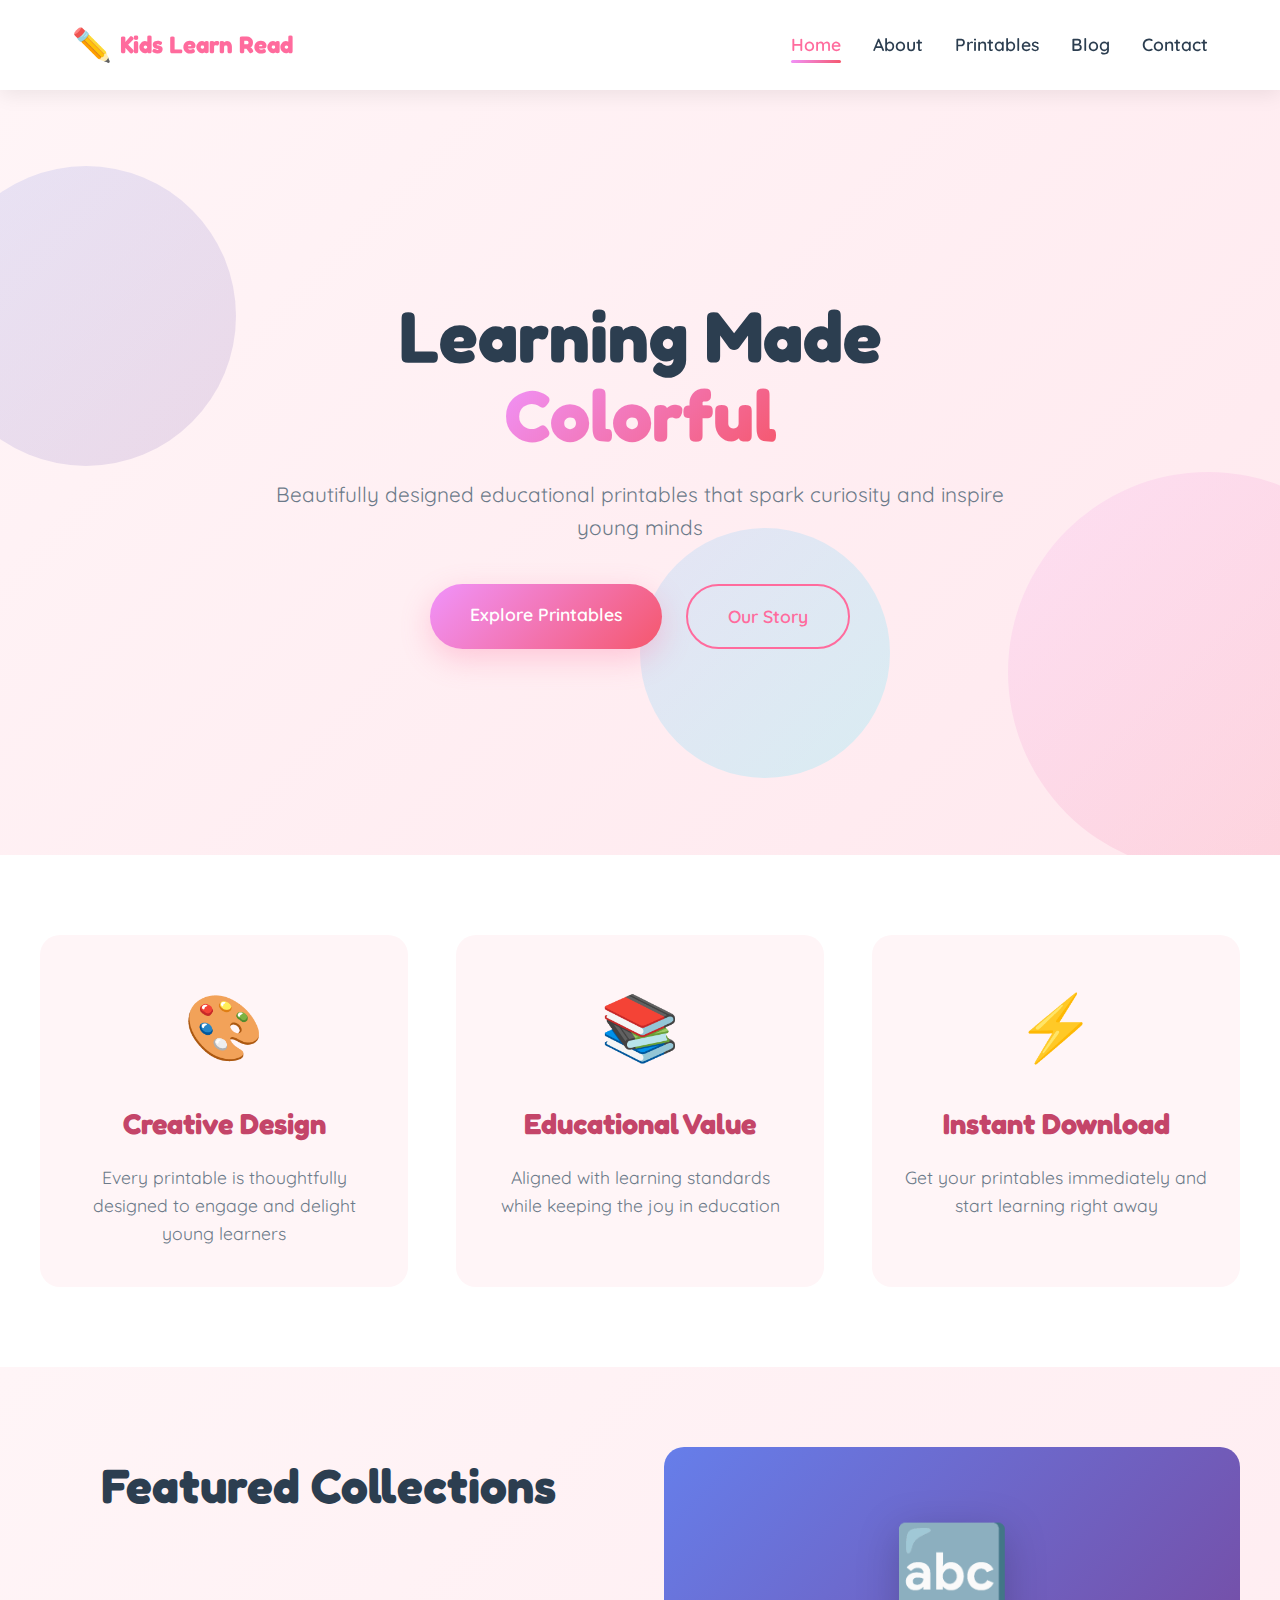
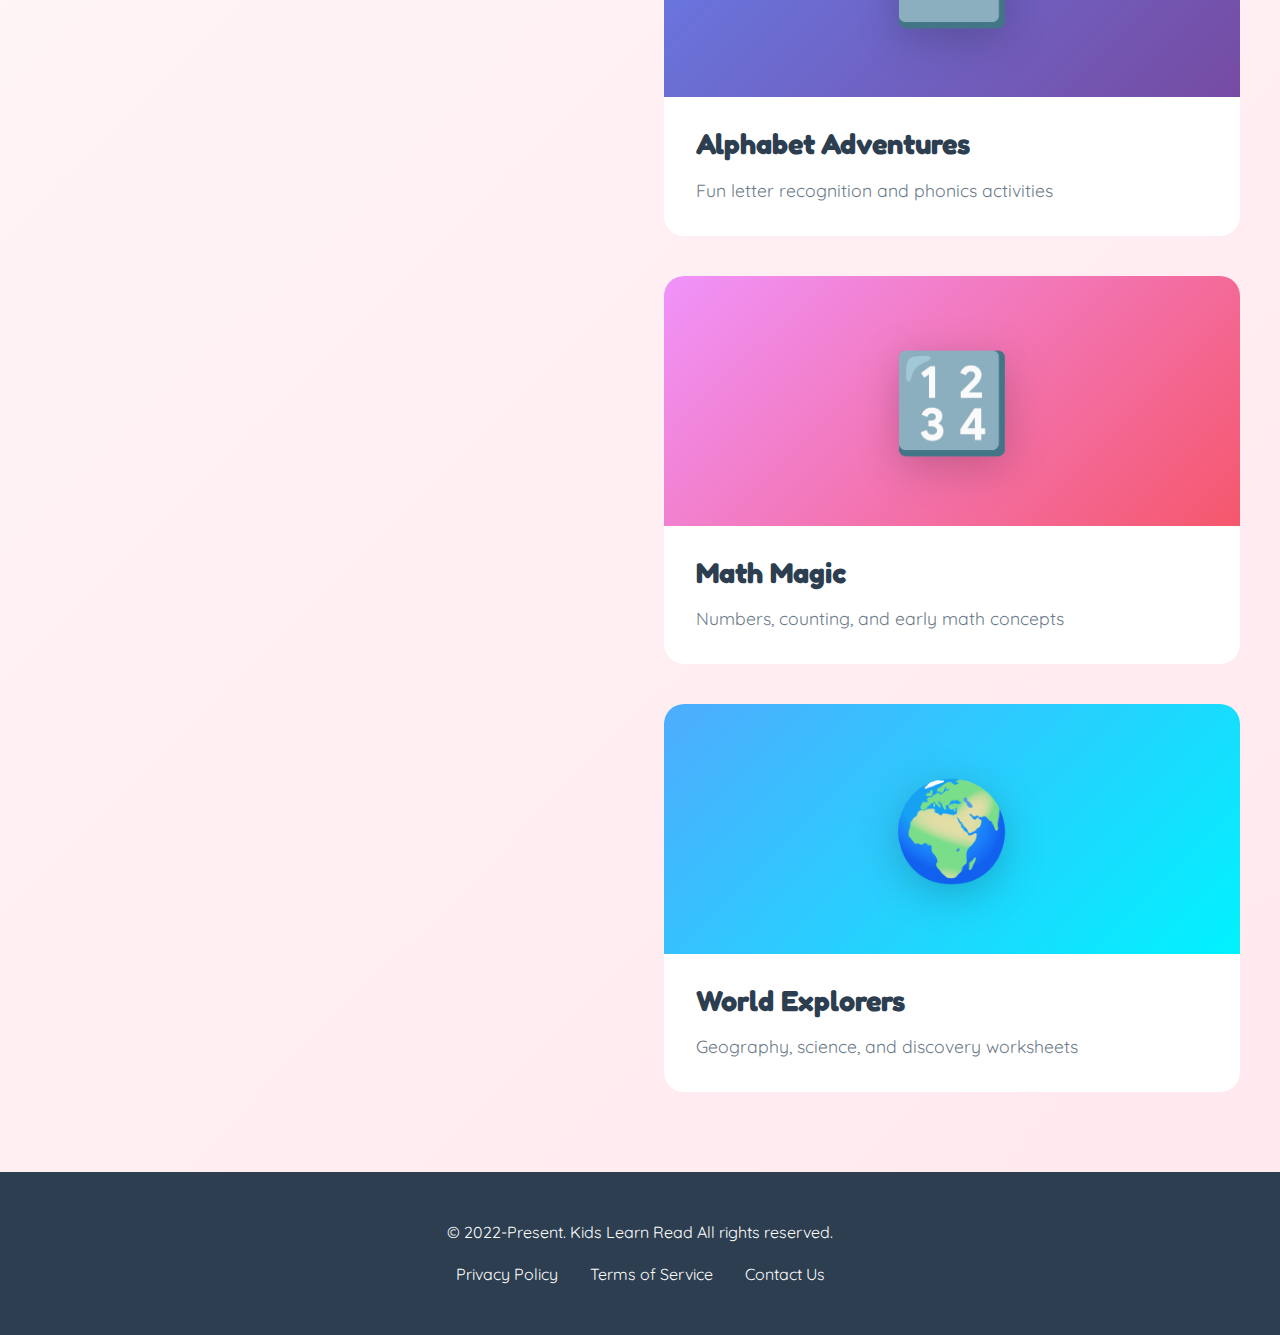
<file: index.html>
<!DOCTYPE html>
<html lang="en">
<head>
    <meta charset="UTF-8">
    <meta name="viewport" content="width=device-width, initial-scale=1.0">
    <title>Kids Learn Read - Educational Printables</title>
    <link rel="stylesheet" href="styles.css">
    <link href="https://fonts.googleapis.com/css2?family=Fredoka:wght@400;600;700&family=Quicksand:wght@400;500;600&display=swap" rel="stylesheet">
</head>
<body>
    <nav class="navbar">
        <div class="nav-container">
            <a href="index.html" class="logo">
                <span class="logo-icon">✏️</span>
                <span class="logo-text">Kids Learn Read</span>
            </a>
            <ul class="nav-menu">
                <li><a href="index.html" class="active">Home</a></li>
                <li><a href="about.html">About</a></li>
                <li><a href="printables.html">Printables</a></li>
                <li><a href="blog.html">Blog</a></li>
                <li><a href="contact.html">Contact</a></li>
            </ul>
        </div>
    </nav>

    <section class="hero">
        <div class="hero-background">
            <div class="floating-shape shape-1"></div>
            <div class="floating-shape shape-2"></div>
            <div class="floating-shape shape-3"></div>
        </div>
        <div class="hero-content">
            <h1 class="hero-title">
                <span class="title-line">Learning Made</span>
                <span class="title-line highlight">Colorful</span>
            </h1>
            <p class="hero-subtitle">Beautifully designed educational printables that spark curiosity and inspire young minds</p>
            <div class="hero-buttons">
                <a href="printables.html" class="btn btn-primary">Explore Printables</a>
                <a href="about.html" class="btn btn-secondary">Our Story</a>
            </div>
        </div>
    </section>

    <section class="features">
        <div class="container">
            <div class="feature-card">
                <div class="feature-icon">🎨</div>
                <h3>Creative Design</h3>
                <p>Every printable is thoughtfully designed to engage and delight young learners</p>
            </div>
            <div class="feature-card">
                <div class="feature-icon">📚</div>
                <h3>Educational Value</h3>
                <p>Aligned with learning standards while keeping the joy in education</p>
            </div>
            <div class="feature-card">
                <div class="feature-icon">⚡</div>
                <h3>Instant Download</h3>
                <p>Get your printables immediately and start learning right away</p>
            </div>
        </div>
    </section>

    <section class="showcase">
        <div class="container">
            <h2 class="section-title">Featured Collections</h2>
            <div class="showcase-grid">
                <div class="showcase-item">
                    <div class="showcase-image" style="background: linear-gradient(135deg, #667eea 0%, #764ba2 100%);">
                        <span class="showcase-emoji">🔤</span>
                    </div>
                    <h3>Alphabet Adventures</h3>
                    <p>Fun letter recognition and phonics activities</p>
                </div>
                <div class="showcase-item">
                    <div class="showcase-image" style="background: linear-gradient(135deg, #f093fb 0%, #f5576c 100%);">
                        <span class="showcase-emoji">🔢</span>
                    </div>
                    <h3>Math Magic</h3>
                    <p>Numbers, counting, and early math concepts</p>
                </div>
                <div class="showcase-item">
                    <div class="showcase-image" style="background: linear-gradient(135deg, #4facfe 0%, #00f2fe 100%);">
                        <span class="showcase-emoji">🌍</span>
                    </div>
                    <h3>World Explorers</h3>
                    <p>Geography, science, and discovery worksheets</p>
                </div>
            </div>
        </div>
    </section>

    <footer class="footer">
        <div class="container">
            <p>&copy; 2022-Present. Kids Learn Read All rights reserved.</p>
            <div class="footer-links">
                <a href="#">Privacy Policy</a>
                <a href="#">Terms of Service</a>
                <a href="contact.html">Contact Us</a>
            </div>
        </div>
    </footer>
</body>
</html>
</file>
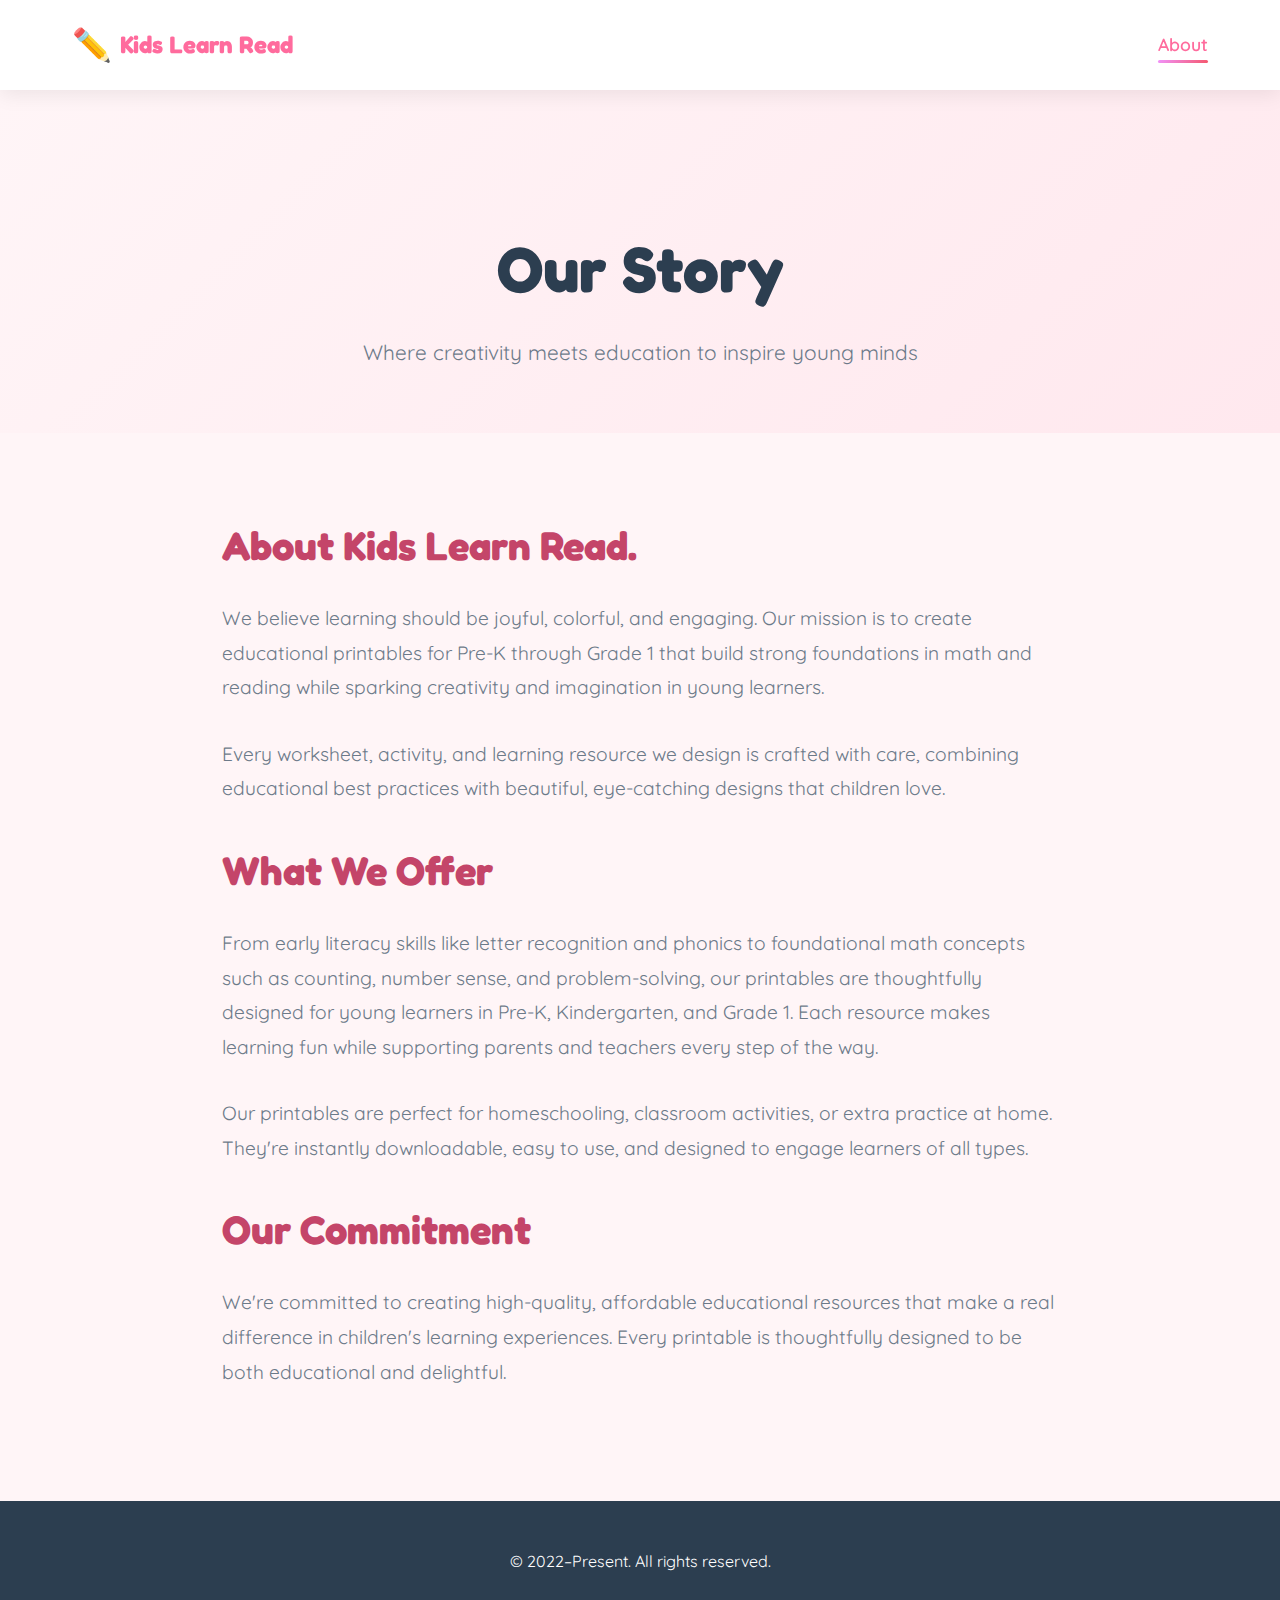
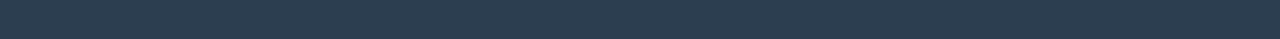
<file: about.html>
<!DOCTYPE html>
<html lang="en">
<head>
    <meta charset="UTF-8">
    <meta name="viewport" content="width=device-width, initial-scale=1.0">
    <title>About Us - Kids Learn Read</title>
    <link rel="stylesheet" href="styles.css">
    <link href="https://fonts.googleapis.com/css2?family=Fredoka:wght@400;600;700&family=Quicksand:wght@400;500;600&display=swap" rel="stylesheet">
</head>
<body>
    <nav class="navbar">
        <div class="nav-container">
            <a href="index.html" class="logo">
                <span class="logo-icon">✏️</span>
                <span class="logo-text">Kids Learn Read</span>
            </a>
            <ul class="nav-menu">
                <li><a href="about.html" class="active">About</a></li>
<!--                
                <li><a href="index.html">Home</a></li>
				<li><a href="printables.html">Printables</a></li>
                <li><a href="blog.html">Blog</a></li>
                <li><a href="contact.html">Contact</a></li> -->
            </ul>
        </div>
    </nav>

    <section class="page-header">
        <h1>Our Story</h1>
        <p>Where creativity meets education to inspire young minds</p>
    </section>

    <section class="content-section">
        <h2>About Kids Learn Read.</h2>
        <p>We believe learning should be joyful, colorful, and engaging. Our mission is to create educational printables for Pre-K through Grade 1 that build strong foundations in math and reading while sparking creativity and imagination in young learners. </p>
        
        <p>Every worksheet, activity, and learning resource we design is crafted with care, combining educational best practices with beautiful, eye-catching designs that children love.</p>

        <h2>What We Offer</h2>
        <p>From early literacy skills like letter recognition and phonics to foundational math concepts such as counting, number sense, and problem-solving, our printables are thoughtfully designed for young learners in Pre-K, Kindergarten, and Grade 1. Each resource makes learning fun while supporting parents and teachers every step of the way. </p>

        <p>Our printables are perfect for homeschooling, classroom activities, or extra practice at home. They're instantly downloadable, easy to use, and designed to engage learners of all types.</p>

        <h2>Our Commitment</h2>
        <p>We're committed to creating high-quality, affordable educational resources that make a real difference in children's learning experiences. Every printable is thoughtfully designed to be both educational and delightful.</p>
    </section>

    <footer class="footer">
        <div class="container">
            <p>&copy; 2022–Present. All rights reserved.</p>
            <div class="footer-links">
           <!--     <a href="#">Privacy Policy</a>
                <a href="#">Terms of Service</a> 
                <a href="contact.html">Contact Us</a> -->
            </div>
        </div>
    </footer>
</body>
</html>
</file>
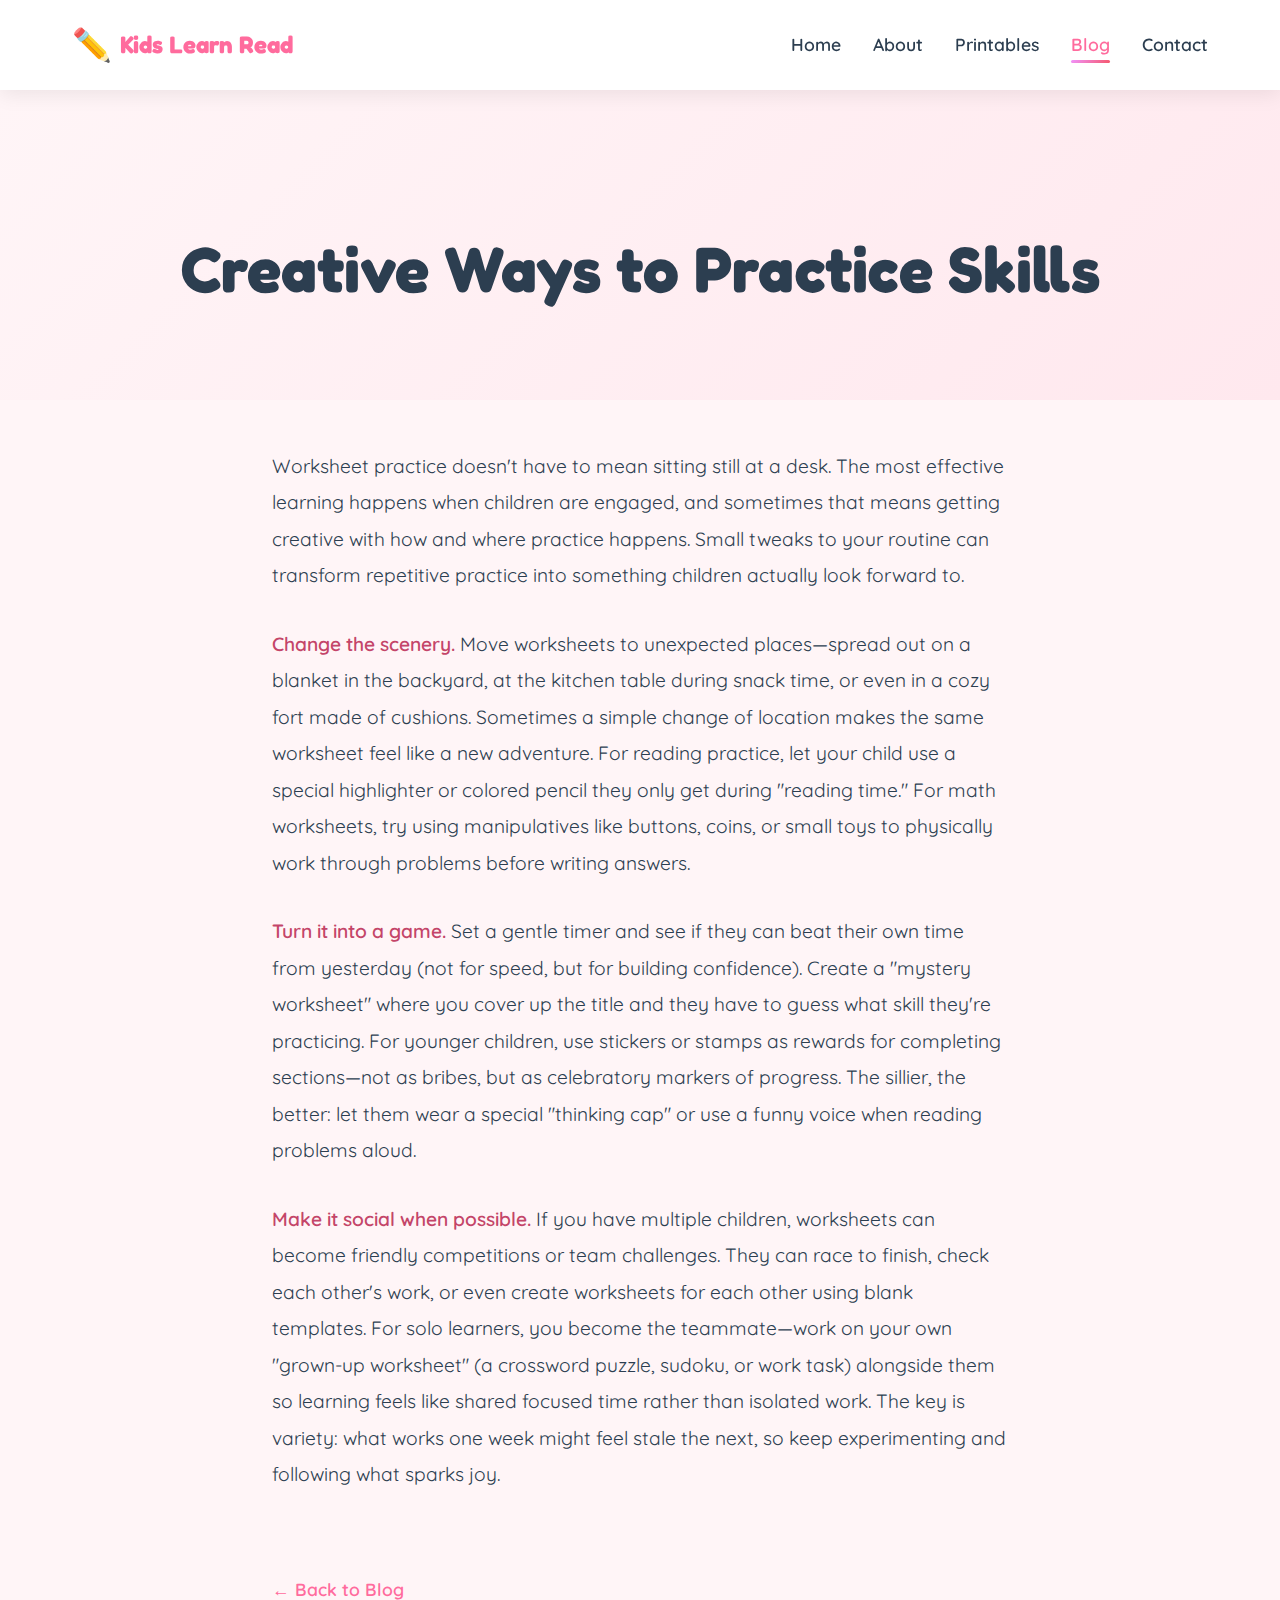
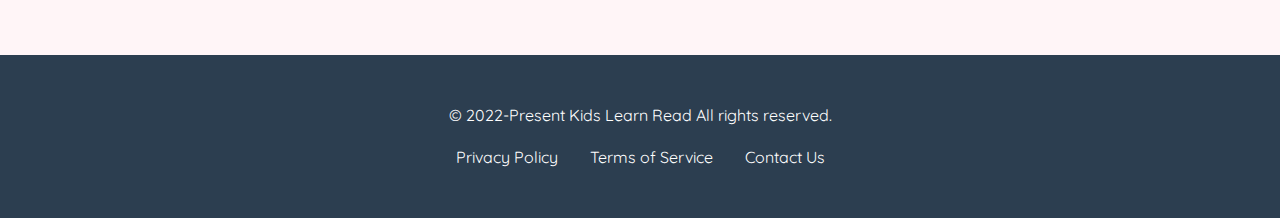
<file: blog-creative-practice.html>
<!DOCTYPE html>
<html lang="en">
<head>
    <meta charset="UTF-8">
    <meta name="viewport" content="width=device-width, initial-scale=1.0">
    <title>Creative Ways to Practice Skills - Kids Learn Read</title>
    <link rel="stylesheet" href="styles.css">
    <link href="https://fonts.googleapis.com/css2?family=Fredoka:wght@400;600;700&family=Quicksand:wght@400;500;600&display=swap" rel="stylesheet">
    <style>
        .blog-post {
            max-width: 800px;
            margin: 0 auto;
            padding: 3rem 2rem;
        }

        .blog-meta {
            color: var(--text-gray);
            font-size: 1rem;
            margin-bottom: 2rem;
            text-align: center;
        }

        .blog-content {
            font-size: 1.2rem;
            line-height: 1.9;
            color: var(--text-dark);
        }

        .blog-content p {
            margin-bottom: 2rem;
        }

        .blog-content strong {
            color: var(--accent-color);
            font-weight: 600;
        }

        .back-link {
            display: inline-block;
            margin-top: 3rem;
            color: var(--primary-color);
            text-decoration: none;
            font-weight: 600;
            font-size: 1.1rem;
            transition: transform 0.3s ease;
        }

        .back-link:hover {
            transform: translateX(-5px);
        }
    </style>
</head>
<body>
    <nav class="navbar">
        <div class="nav-container">
            <a href="index.html" class="logo">
                <span class="logo-icon">✏️</span>
                <span class="logo-text">Kids Learn Read</span>
            </a>
            <ul class="nav-menu">
                <li><a href="index.html">Home</a></li>
                <li><a href="about.html">About</a></li>
                <li><a href="printables.html">Printables</a></li>
                <li><a href="blog.html" class="active">Blog</a></li>
                <li><a href="contact.html">Contact</a></li>
            </ul>
        </div>
    </nav>

    <section class="page-header">
        <h1>Creative Ways to Practice Skills</h1>
        <!-- <p class="blog-meta">Published: February 4, 2026</p> -->
    </section>

    <article class="blog-post">
        <div class="blog-content">
            <p>Worksheet practice doesn't have to mean sitting still at a desk. The most effective learning happens when children are engaged, and sometimes that means getting creative with how and where practice happens. Small tweaks to your routine can transform repetitive practice into something children actually look forward to.</p>

            <p><strong>Change the scenery.</strong> Move worksheets to unexpected places—spread out on a blanket in the backyard, at the kitchen table during snack time, or even in a cozy fort made of cushions. Sometimes a simple change of location makes the same worksheet feel like a new adventure. For reading practice, let your child use a special highlighter or colored pencil they only get during "reading time." For math worksheets, try using manipulatives like buttons, coins, or small toys to physically work through problems before writing answers.</p>

            <p><strong>Turn it into a game.</strong> Set a gentle timer and see if they can beat their own time from yesterday (not for speed, but for building confidence). Create a "mystery worksheet" where you cover up the title and they have to guess what skill they're practicing. For younger children, use stickers or stamps as rewards for completing sections—not as bribes, but as celebratory markers of progress. The sillier, the better: let them wear a special "thinking cap" or use a funny voice when reading problems aloud.</p>

            <p><strong>Make it social when possible.</strong> If you have multiple children, worksheets can become friendly competitions or team challenges. They can race to finish, check each other's work, or even create worksheets for each other using blank templates. For solo learners, you become the teammate—work on your own "grown-up worksheet" (a crossword puzzle, sudoku, or work task) alongside them so learning feels like shared focused time rather than isolated work. The key is variety: what works one week might feel stale the next, so keep experimenting and following what sparks joy.</p>

            <a href="blog.html" class="back-link">← Back to Blog</a>
        </div>
    </article>

    <footer class="footer">
        <div class="container">
            <p>&copy; 2022-Present Kids Learn Read All rights reserved.</p>
            <div class="footer-links">
                <a href="#">Privacy Policy</a>
                <a href="#">Terms of Service</a>
                <a href="contact.html">Contact Us</a>
            </div>
        </div>
    </footer>
</body>
</html>
</file>
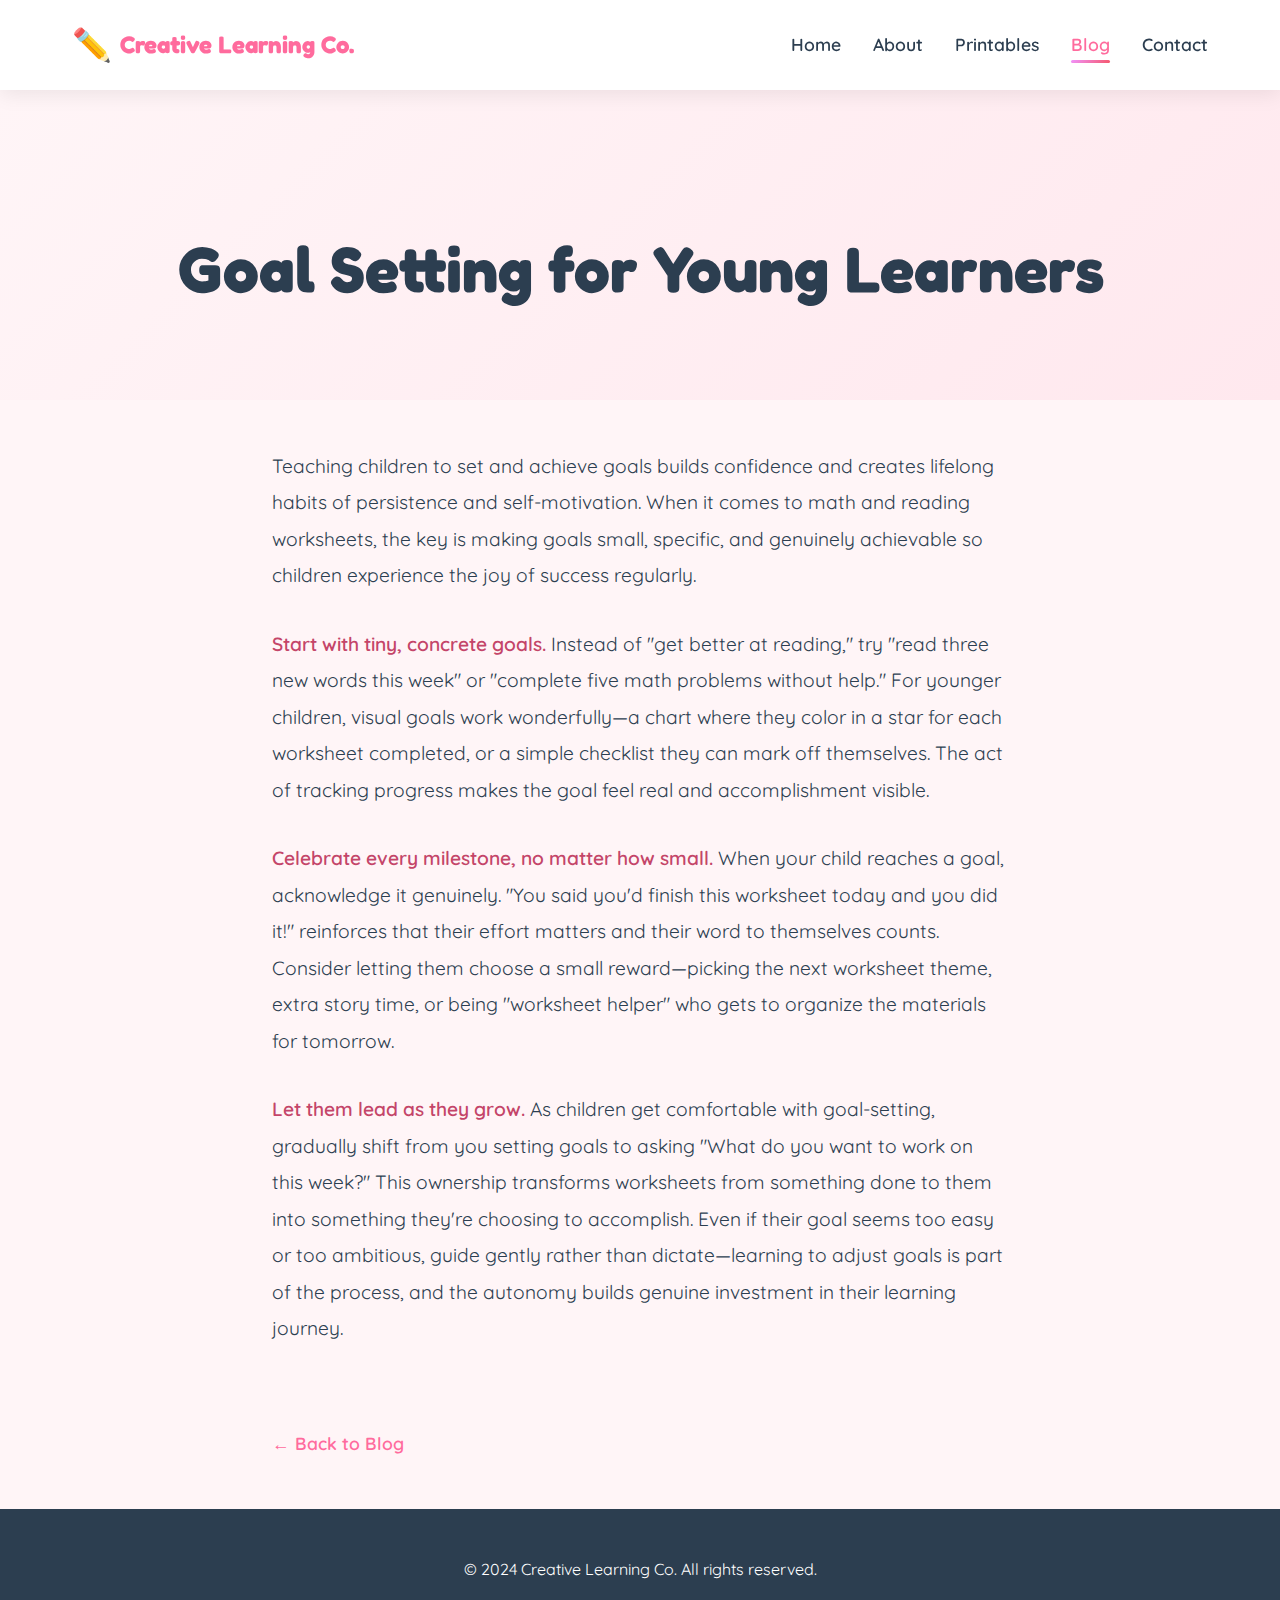
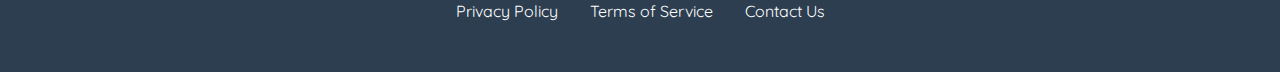
<file: blog-goal-setting.html>
<!DOCTYPE html>
<html lang="en">
<head>
    <meta charset="UTF-8">
    <meta name="viewport" content="width=device-width, initial-scale=1.0">
    <title>Goal Setting for Young Learners - Creative Learning Co.</title>
    <link rel="stylesheet" href="styles.css">
    <link href="https://fonts.googleapis.com/css2?family=Fredoka:wght@400;600;700&family=Quicksand:wght@400;500;600&display=swap" rel="stylesheet">
    <style>
        .blog-post {
            max-width: 800px;
            margin: 0 auto;
            padding: 3rem 2rem;
        }

        .blog-meta {
            color: var(--text-gray);
            font-size: 1rem;
            margin-bottom: 2rem;
            text-align: center;
        }

        .blog-content {
            font-size: 1.2rem;
            line-height: 1.9;
            color: var(--text-dark);
        }

        .blog-content p {
            margin-bottom: 2rem;
        }

        .blog-content strong {
            color: var(--accent-color);
            font-weight: 600;
        }

        .back-link {
            display: inline-block;
            margin-top: 3rem;
            color: var(--primary-color);
            text-decoration: none;
            font-weight: 600;
            font-size: 1.1rem;
            transition: transform 0.3s ease;
        }

        .back-link:hover {
            transform: translateX(-5px);
        }
    </style>
</head>
<body>
    <nav class="navbar">
        <div class="nav-container">
            <a href="index.html" class="logo">
                <span class="logo-icon">✏️</span>
                <span class="logo-text">Creative Learning Co.</span>
            </a>
            <ul class="nav-menu">
                <li><a href="index.html">Home</a></li>
                <li><a href="about.html">About</a></li>
                <li><a href="printables.html">Printables</a></li>
                <li><a href="blog.html" class="active">Blog</a></li>
                <li><a href="contact.html">Contact</a></li>
            </ul>
        </div>
    </nav>

    <section class="page-header">
        <h1>Goal Setting for Young Learners</h1>
        <!-- <p class="blog-meta">Published: February 5, 2026</p> -->
    </section>

    <article class="blog-post">
        <div class="blog-content">
            <p>Teaching children to set and achieve goals builds confidence and creates lifelong habits of persistence and self-motivation. When it comes to math and reading worksheets, the key is making goals small, specific, and genuinely achievable so children experience the joy of success regularly.</p>

            <p><strong>Start with tiny, concrete goals.</strong> Instead of "get better at reading," try "read three new words this week" or "complete five math problems without help." For younger children, visual goals work wonderfully—a chart where they color in a star for each worksheet completed, or a simple checklist they can mark off themselves. The act of tracking progress makes the goal feel real and accomplishment visible.</p>

            <p><strong>Celebrate every milestone, no matter how small.</strong> When your child reaches a goal, acknowledge it genuinely. "You said you'd finish this worksheet today and you did it!" reinforces that their effort matters and their word to themselves counts. Consider letting them choose a small reward—picking the next worksheet theme, extra story time, or being "worksheet helper" who gets to organize the materials for tomorrow.</p>

            <p><strong>Let them lead as they grow.</strong> As children get comfortable with goal-setting, gradually shift from you setting goals to asking "What do you want to work on this week?" This ownership transforms worksheets from something done to them into something they're choosing to accomplish. Even if their goal seems too easy or too ambitious, guide gently rather than dictate—learning to adjust goals is part of the process, and the autonomy builds genuine investment in their learning journey.</p>

            <a href="blog.html" class="back-link">← Back to Blog</a>
        </div>
    </article>

    <footer class="footer">
        <div class="container">
            <p>&copy; 2024 Creative Learning Co. All rights reserved.</p>
            <div class="footer-links">
                <a href="#">Privacy Policy</a>
                <a href="#">Terms of Service</a>
                <a href="contact.html">Contact Us</a>
            </div>
        </div>
    </footer>
</body>
</html>
</file>
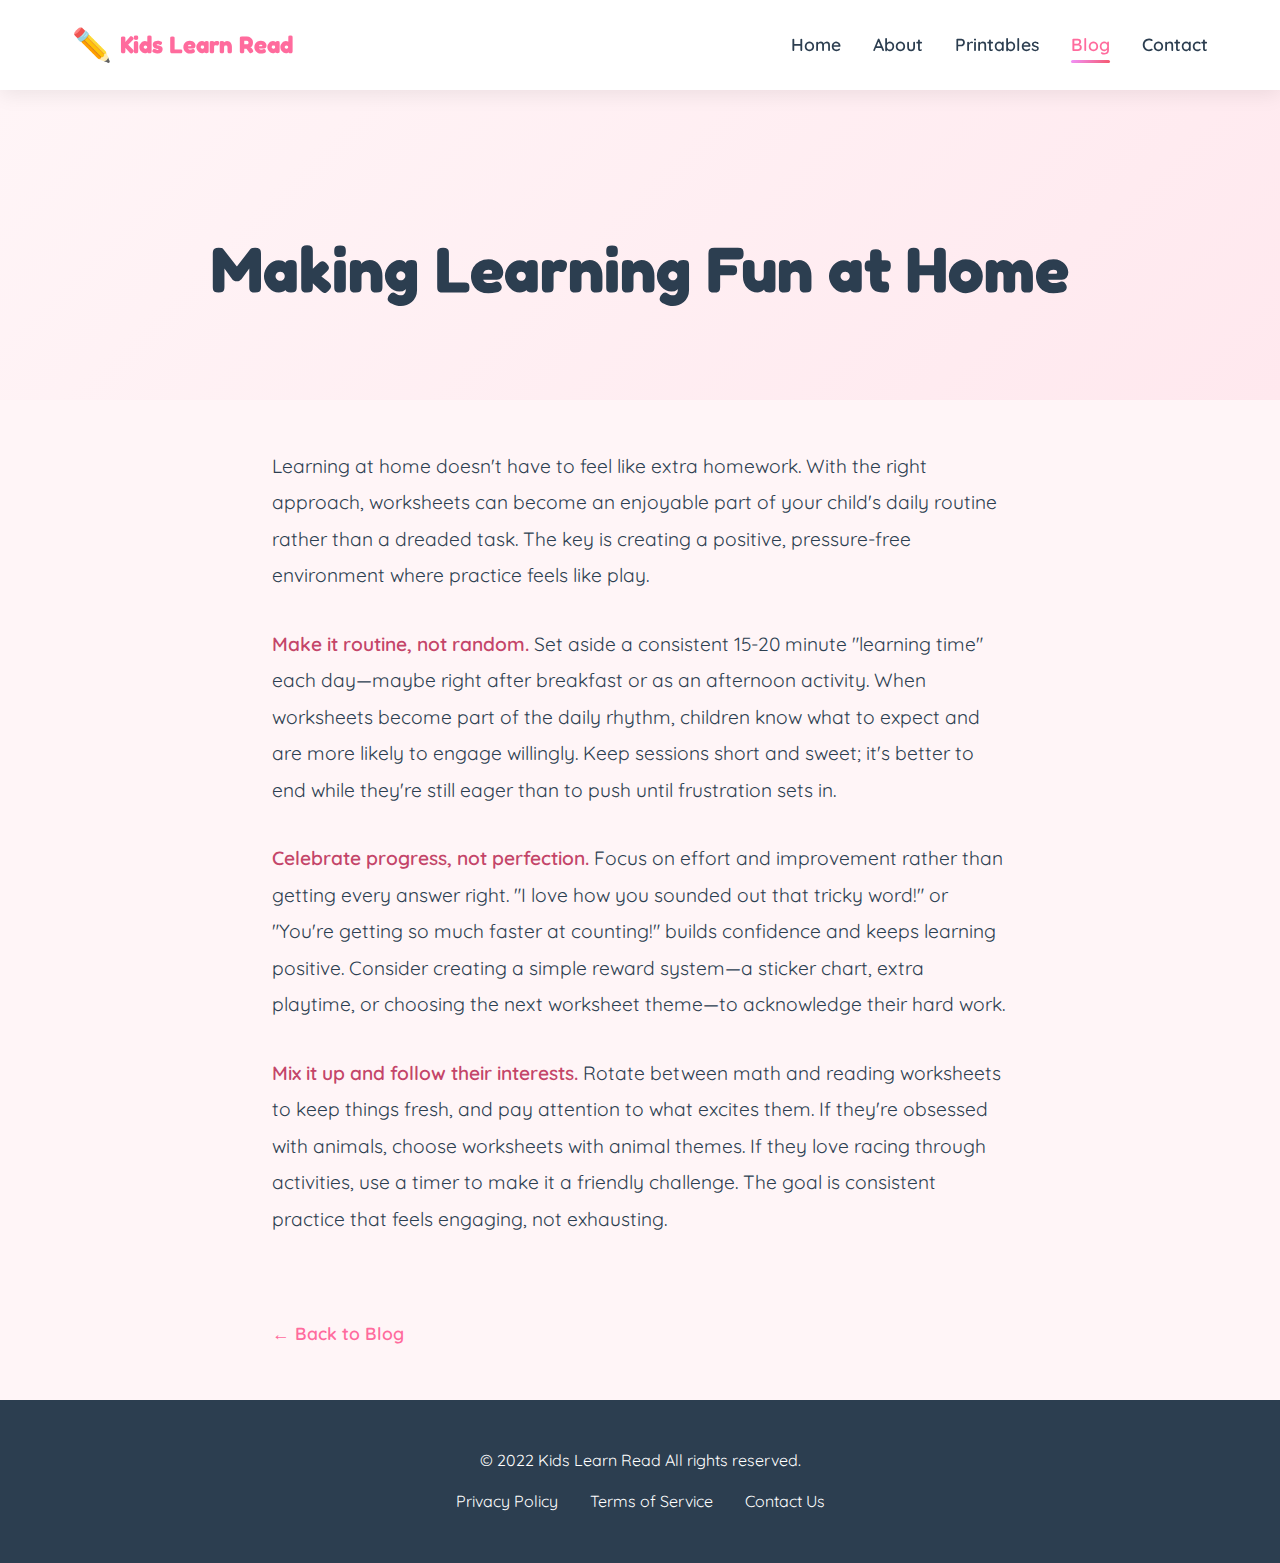
<file: blog-learning-fun.html>
<!DOCTYPE html>
<html lang="en">
<head>
    <meta charset="UTF-8">
    <meta name="viewport" content="width=device-width, initial-scale=1.0">
    <title>Making Learning Fun at Home - Kids Learn Read</title>
    <link rel="stylesheet" href="styles.css">
    <link href="https://fonts.googleapis.com/css2?family=Fredoka:wght@400;600;700&family=Quicksand:wght@400;500;600&display=swap" rel="stylesheet">
    <style>
        .blog-post {
            max-width: 800px;
            margin: 0 auto;
            padding: 3rem 2rem;
        }

        .blog-meta {
            color: var(--text-gray);
            font-size: 1rem;
            margin-bottom: 2rem;
            text-align: center;
        }

        .blog-content {
            font-size: 1.2rem;
            line-height: 1.9;
            color: var(--text-dark);
        }

        .blog-content p {
            margin-bottom: 2rem;
        }

        .blog-content strong {
            color: var(--accent-color);
            font-weight: 600;
        }

        .back-link {
            display: inline-block;
            margin-top: 3rem;
            color: var(--primary-color);
            text-decoration: none;
            font-weight: 600;
            font-size: 1.1rem;
            transition: transform 0.3s ease;
        }

        .back-link:hover {
            transform: translateX(-5px);
        }
    </style>
</head>
<body>
    <nav class="navbar">
        <div class="nav-container">
            <a href="index.html" class="logo">
                <span class="logo-icon">✏️</span>
                <span class="logo-text">Kids Learn Read</span>
            </a>
            <ul class="nav-menu">
                <li><a href="index.html">Home</a></li>
                <li><a href="about.html">About</a></li>
                <li><a href="printables.html">Printables</a></li>
                <li><a href="blog.html" class="active">Blog</a></li>
                <li><a href="contact.html">Contact</a></li>
            </ul>
        </div>
    </nav>

    <section class="page-header">
        <h1>Making Learning Fun at Home</h1>
        <!-- <p class="blog-meta">Published: February 6, 2026</p> -->
    </section>

    <article class="blog-post">
        <div class="blog-content">
            <p>Learning at home doesn't have to feel like extra homework. With the right approach, worksheets can become an enjoyable part of your child's daily routine rather than a dreaded task. The key is creating a positive, pressure-free environment where practice feels like play.</p>

            <p><strong>Make it routine, not random.</strong> Set aside a consistent 15-20 minute "learning time" each day—maybe right after breakfast or as an afternoon activity. When worksheets become part of the daily rhythm, children know what to expect and are more likely to engage willingly. Keep sessions short and sweet; it's better to end while they're still eager than to push until frustration sets in.</p>

            <p><strong>Celebrate progress, not perfection.</strong> Focus on effort and improvement rather than getting every answer right. "I love how you sounded out that tricky word!" or "You're getting so much faster at counting!" builds confidence and keeps learning positive. Consider creating a simple reward system—a sticker chart, extra playtime, or choosing the next worksheet theme—to acknowledge their hard work.</p>

            <p><strong>Mix it up and follow their interests.</strong> Rotate between math and reading worksheets to keep things fresh, and pay attention to what excites them. If they're obsessed with animals, choose worksheets with animal themes. If they love racing through activities, use a timer to make it a friendly challenge. The goal is consistent practice that feels engaging, not exhausting.</p>

            <a href="blog.html" class="back-link">← Back to Blog</a>
        </div>
    </article>

    <footer class="footer">
        <div class="container">
            <p>&copy; 2022 Kids Learn Read All rights reserved.</p>
            <div class="footer-links">
                <a href="#">Privacy Policy</a>
                <a href="#">Terms of Service</a>
                <a href="contact.html">Contact Us</a>
            </div>
        </div>
    </footer>
</body>
</html>
</file>
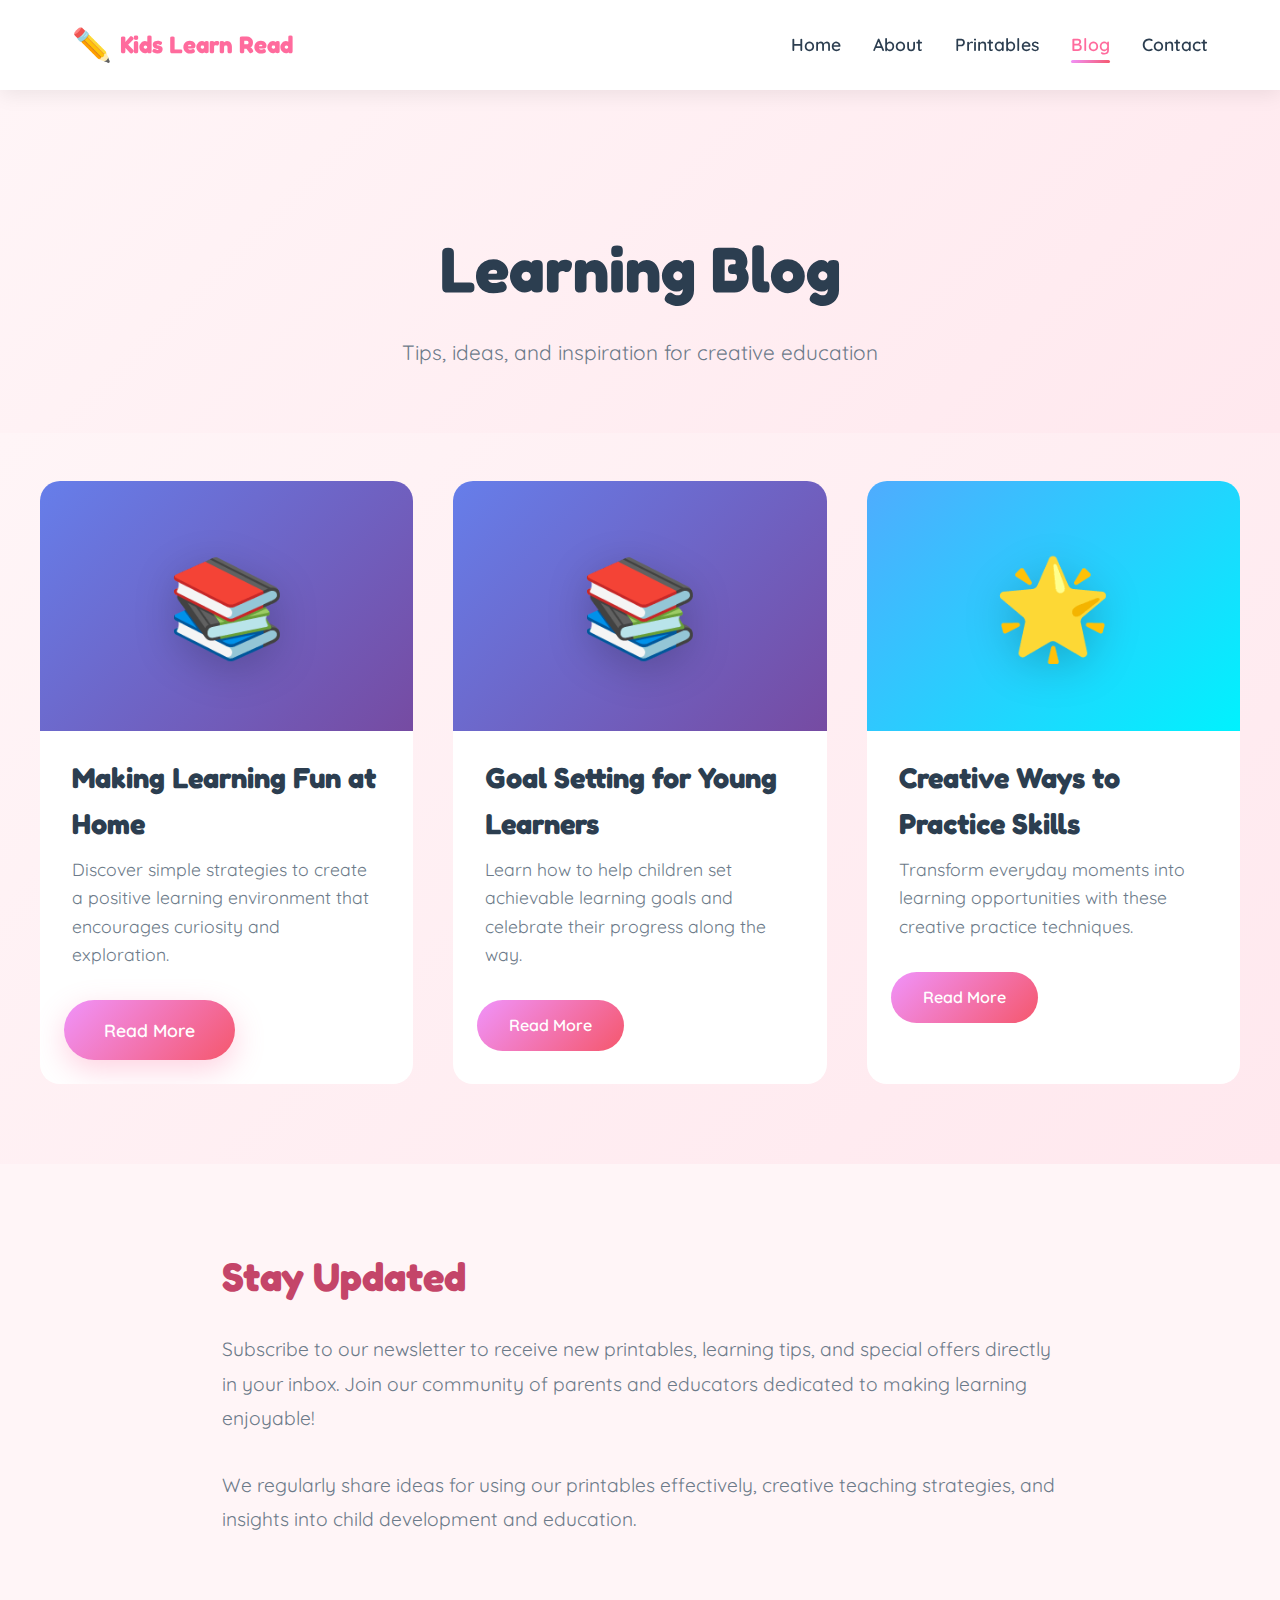
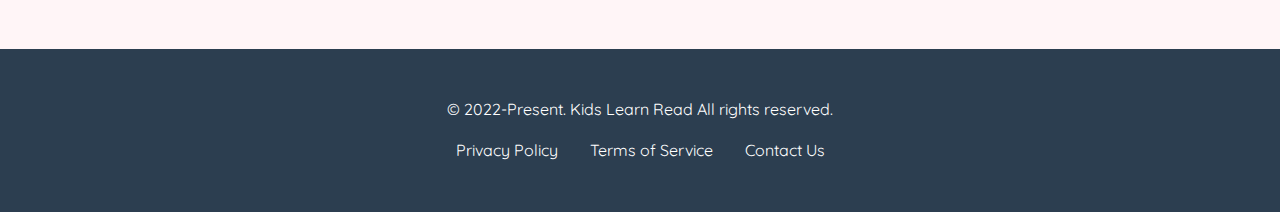
<file: blog.html>
<!DOCTYPE html>
<html lang="en">
<head>
    <meta charset="UTF-8">
    <meta name="viewport" content="width=device-width, initial-scale=1.0">
    <title>Blog - Kids Learn Read</title>
    <link rel="stylesheet" href="styles.css">
    <link href="https://fonts.googleapis.com/css2?family=Fredoka:wght@400;600;700&family=Quicksand:wght@400;500;600&display=swap" rel="stylesheet">
</head>
<body>
    <nav class="navbar">
        <div class="nav-container">
            <a href="index.html" class="logo">
                <span class="logo-icon">✏️</span>
                <span class="logo-text">Kids Learn Read</span>
            </a>
            <ul class="nav-menu">
                <li><a href="index.html">Home</a></li>
                <li><a href="about.html">About</a></li>
                <li><a href="printables.html">Printables</a></li>
                <li><a href="blog.html" class="active">Blog</a></li>
                <li><a href="contact.html">Contact</a></li>
            </ul>
        </div>
    </nav>

    <section class="page-header">
        <h1>Learning Blog</h1>
        <p>Tips, ideas, and inspiration for creative education</p>
    </section>

    <section class="showcase" style="padding-top: 3rem;">
        <div class="container">
            <div class="showcase-grid">
                <div class="showcase-item">
                    <div class="showcase-image" style="background: linear-gradient(135deg, #667eea 0%, #764ba2 100%);">
                        <span class="showcase-emoji">📚</span>
                    </div>
                <h3>Making Learning Fun at Home</h3>
                <p>Discover simple strategies to create a positive learning environment that encourages curiosity and exploration.</p>
                <a href="blog-learning-fun.html" class="btn btn-primary" style="margin: 0 1.5rem 1.5rem; display: inline-block;">Read More</a>
            </div>
                <div class="showcase-item">
                    <div class="showcase-image" style="background: linear-gradient(135deg, #667eea 0%, #764ba2 100%);">
                    <span class="showcase-emoji">📚</span>
                </div>
                    <h3>Goal Setting for Young Learners</h3>
                    <p>Learn how to help children set achievable learning goals and celebrate their progress along the way.</p>
                    <a href="blog-goal-setting.html" style="display: inline-block; margin: 0 1.5rem 1.5rem; padding: 0.8rem 2rem; background: linear-gradient(135deg, #f093fb 0%, #f5576c 100%); color: white; text-decoration: none; border-radius: 50px; font-weight: 600; transition: transform 0.3s ease;">Read More</a>
            </div>
                <div class="showcase-item">
                    <div class="showcase-image" style="background: linear-gradient(135deg, #4facfe 0%, #00f2fe 100%);">
                        <span class="showcase-emoji">🌟</span>
                    </div>
                    <h3>Creative Ways to Practice Skills</h3>
                    <p>Transform everyday moments into learning opportunities with these creative practice techniques.</p>
                    <a href="blog-creative-practice.html" style="display: inline-block; margin: 0 1.5rem 1.5rem; padding: 0.8rem 2rem; background: linear-gradient(135deg, #f093fb 0%, #f5576c 100%); color: white; text-decoration: none; border-radius: 50px; font-weight: 600; transition: transform 0.3s ease;">Read More</a>
                </div>
            </div>
        </div>
    </section>

    <section class="content-section">
        <h2>Stay Updated</h2>
        <p>Subscribe to our newsletter to receive new printables, learning tips, and special offers directly in your inbox. Join our community of parents and educators dedicated to making learning enjoyable!</p>
        
        <p>We regularly share ideas for using our printables effectively, creative teaching strategies, and insights into child development and education.</p>
    </section>

    <footer class="footer">
        <div class="container">
            <p>&copy; 2022-Present. Kids Learn Read All rights reserved.</p>
            <div class="footer-links">
                <a href="#">Privacy Policy</a>
                <a href="#">Terms of Service</a>
                <a href="contact.html">Contact Us</a>
            </div>
        </div>
    </footer>
</body>
</html>
</file>
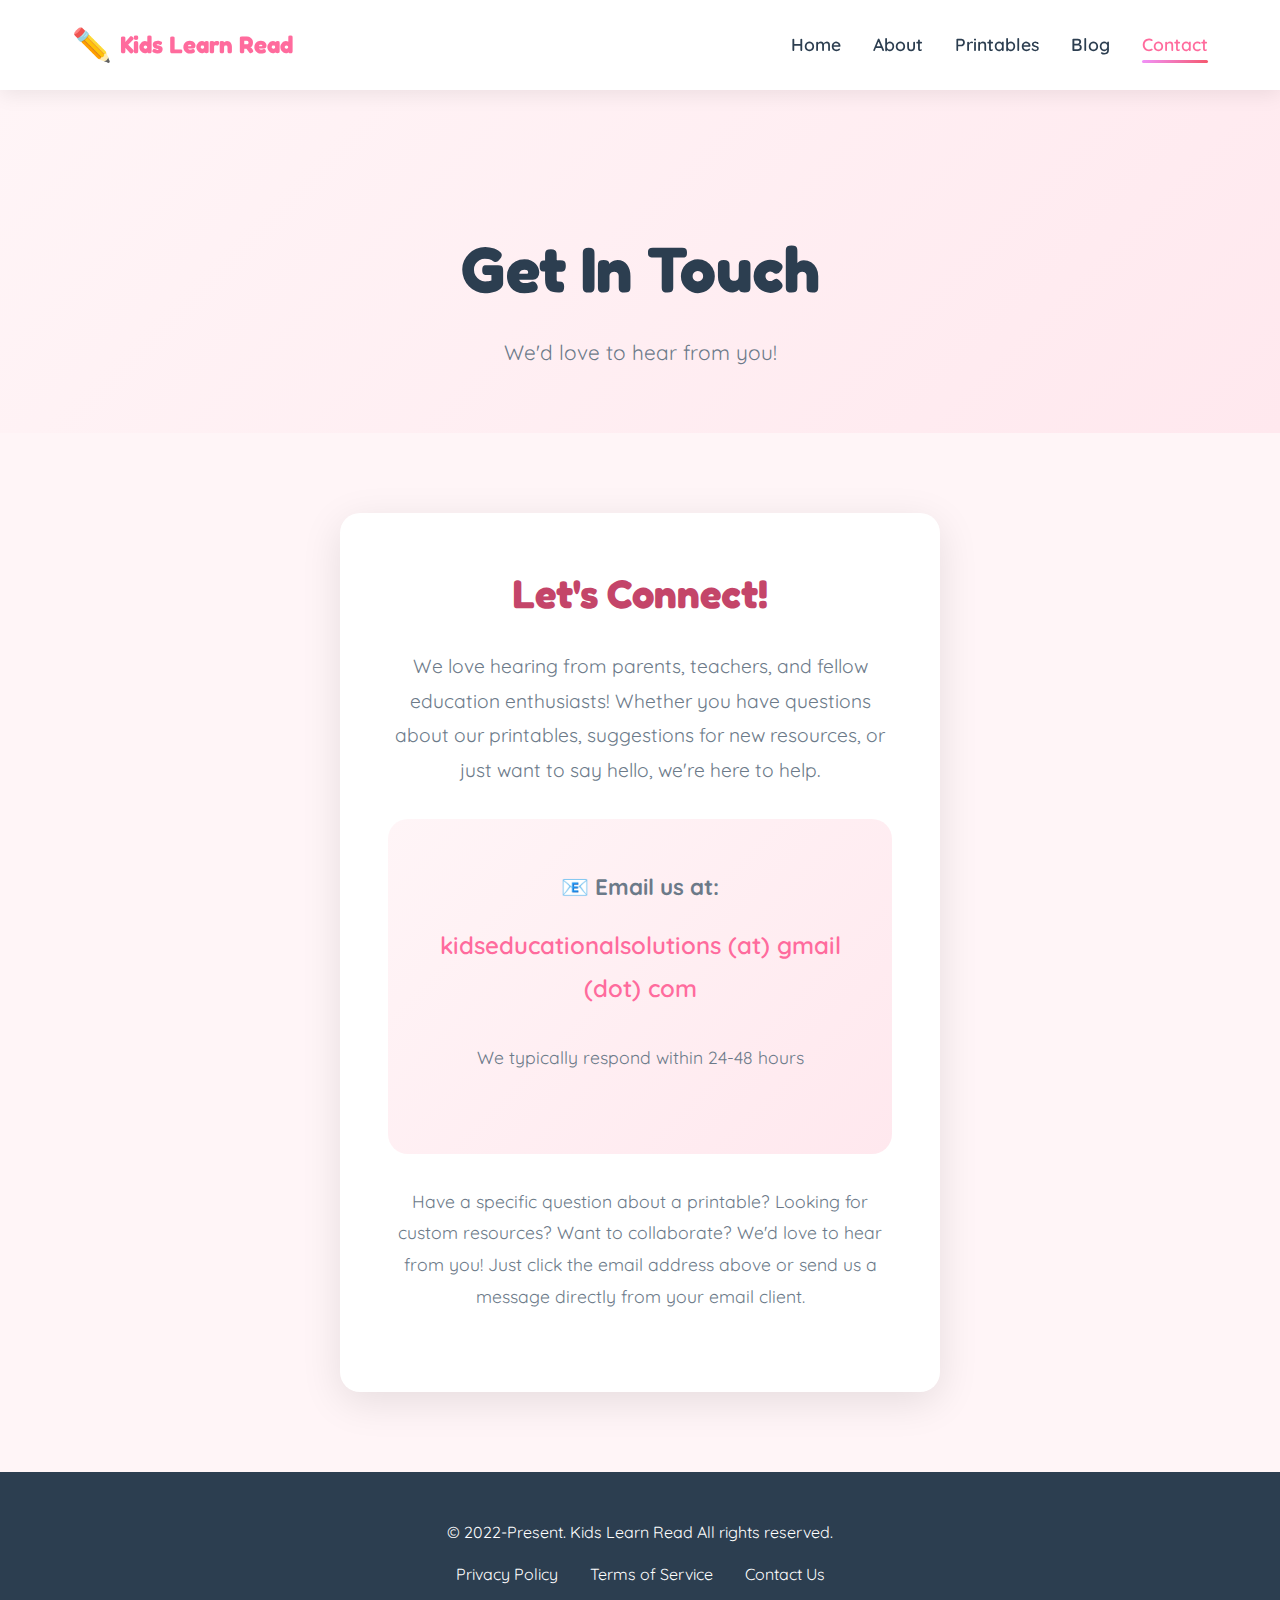
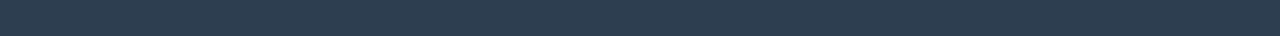
<file: contact.html>
<!DOCTYPE html>
<html lang="en">
<head>
    <meta charset="UTF-8">
    <meta name="viewport" content="width=device-width, initial-scale=1.0">
    <title>Contact - Kids Learn Read</title>
    <link rel="stylesheet" href="styles.css">
    <link href="https://fonts.googleapis.com/css2?family=Fredoka:wght@400;600;700&family=Quicksand:wght@400;500;600&display=swap" rel="stylesheet">
    <style>
        .contact-form {
            max-width: 600px;
            margin: 0 auto;
            background: var(--bg-white);
            padding: 3rem;
            border-radius: 20px;
            box-shadow: 0 10px 40px rgba(0,0,0,0.1);
        }

        .form-group {
            margin-bottom: 2rem;
        }

        .form-group label {
            display: block;
            margin-bottom: 0.5rem;
            font-weight: 600;
            color: var(--text-dark);
            font-size: 1.1rem;
        }

        .form-group input,
        .form-group textarea {
            width: 100%;
            padding: 1rem;
            border: 2px solid #E8E8E8;
            border-radius: 10px;
            font-family: 'Quicksand', sans-serif;
            font-size: 1rem;
            transition: border-color 0.3s ease;
        }

        .form-group input:focus,
        .form-group textarea:focus {
            outline: none;
            border-color: var(--primary-color);
        }

        .form-group textarea {
            resize: vertical;
            min-height: 150px;
        }

        .submit-btn {
            width: 100%;
            padding: 1.2rem;
            background: var(--gradient-2);
            color: white;
            border: none;
            border-radius: 50px;
            font-size: 1.2rem;
            font-weight: 600;
            cursor: pointer;
            transition: all 0.3s ease;
            box-shadow: 0 10px 30px rgba(255, 107, 157, 0.3);
        }

        .submit-btn:hover {
            transform: translateY(-3px);
            box-shadow: 0 15px 40px rgba(255, 107, 157, 0.4);
        }

        .contact-info {
            text-align: center;
            margin-top: 3rem;
        }

        .contact-info p {
            font-size: 1.2rem;
            color: var(--text-gray);
            margin: 0.5rem 0;
        }

        .contact-info a {
            color: var(--primary-color);
            text-decoration: none;
            font-weight: 600;
        }

        .contact-info a:hover {
            text-decoration: underline;
        }
    </style>
</head>
<body>
    <nav class="navbar">
        <div class="nav-container">
            <a href="index.html" class="logo">
                <span class="logo-icon">✏️</span>
                <span class="logo-text">Kids Learn Read</span>
            </a>
            <ul class="nav-menu">
                <li><a href="index.html">Home</a></li>
                <li><a href="about.html">About</a></li>
                <li><a href="printables.html">Printables</a></li>
                <li><a href="blog.html">Blog</a></li>
                <li><a href="contact.html" class="active">Contact</a></li>
            </ul>
        </div>
    </nav>

    <section class="page-header">
        <h1>Get In Touch</h1>
        <p>We'd love to hear from you!</p>
    </section>

    <section class="content-section">
    <div class="contact-form">
        <h2 style="text-align: center; font-family: 'Fredoka', sans-serif; color: var(--accent-color); margin-bottom: 1.5rem;">Let's Connect!</h2>
        
        <p style="text-align: center; font-size: 1.2rem; color: var(--text-gray); margin-bottom: 2rem;">
            We love hearing from parents, teachers, and fellow education enthusiasts! Whether you have questions about our printables, suggestions for new resources, or just want to say hello, we're here to help.
        </p>

        <div style="text-align: center; background: linear-gradient(135deg, #FFF5F7 0%, #FFE8EE 100%); padding: 3rem; border-radius: 20px; margin: 2rem 0;">
            <p style="font-size: 1.4rem; margin-bottom: 1rem;">
                📧 <strong>Email us at:</strong>
            </p>
            <p style="font-size: 1.5rem;">
                <a href="mailto:kidseducationalsolutions@gmail.com" style="color: var(--primary-color); font-weight: 600; text-decoration: none;">kidseducationalsolutions (at) gmail (dot) com</a>
            </p>
            <p style="font-size: 1.1rem; color: var(--text-gray); margin-top: 1.5rem;">
                We typically respond within 24-48 hours
            </p>
        </div>

        <p style="text-align: center; font-size: 1.1rem; color: var(--text-gray); line-height: 1.8;">
            Have a specific question about a printable? Looking for custom resources? Want to collaborate? We'd love to hear from you! Just click the email address above or send us a message directly from your email client.
        </p>
    </div>
</section>

    <footer class="footer">
        <div class="container">
            <p>&copy; 2022-Present. Kids Learn Read All rights reserved.</p>
            <div class="footer-links">
                <a href="#">Privacy Policy</a>
                <a href="#">Terms of Service</a>
                <a href="contact.html">Contact Us</a>
            </div>
        </div>
    </footer>
</body>
</html>
</file>
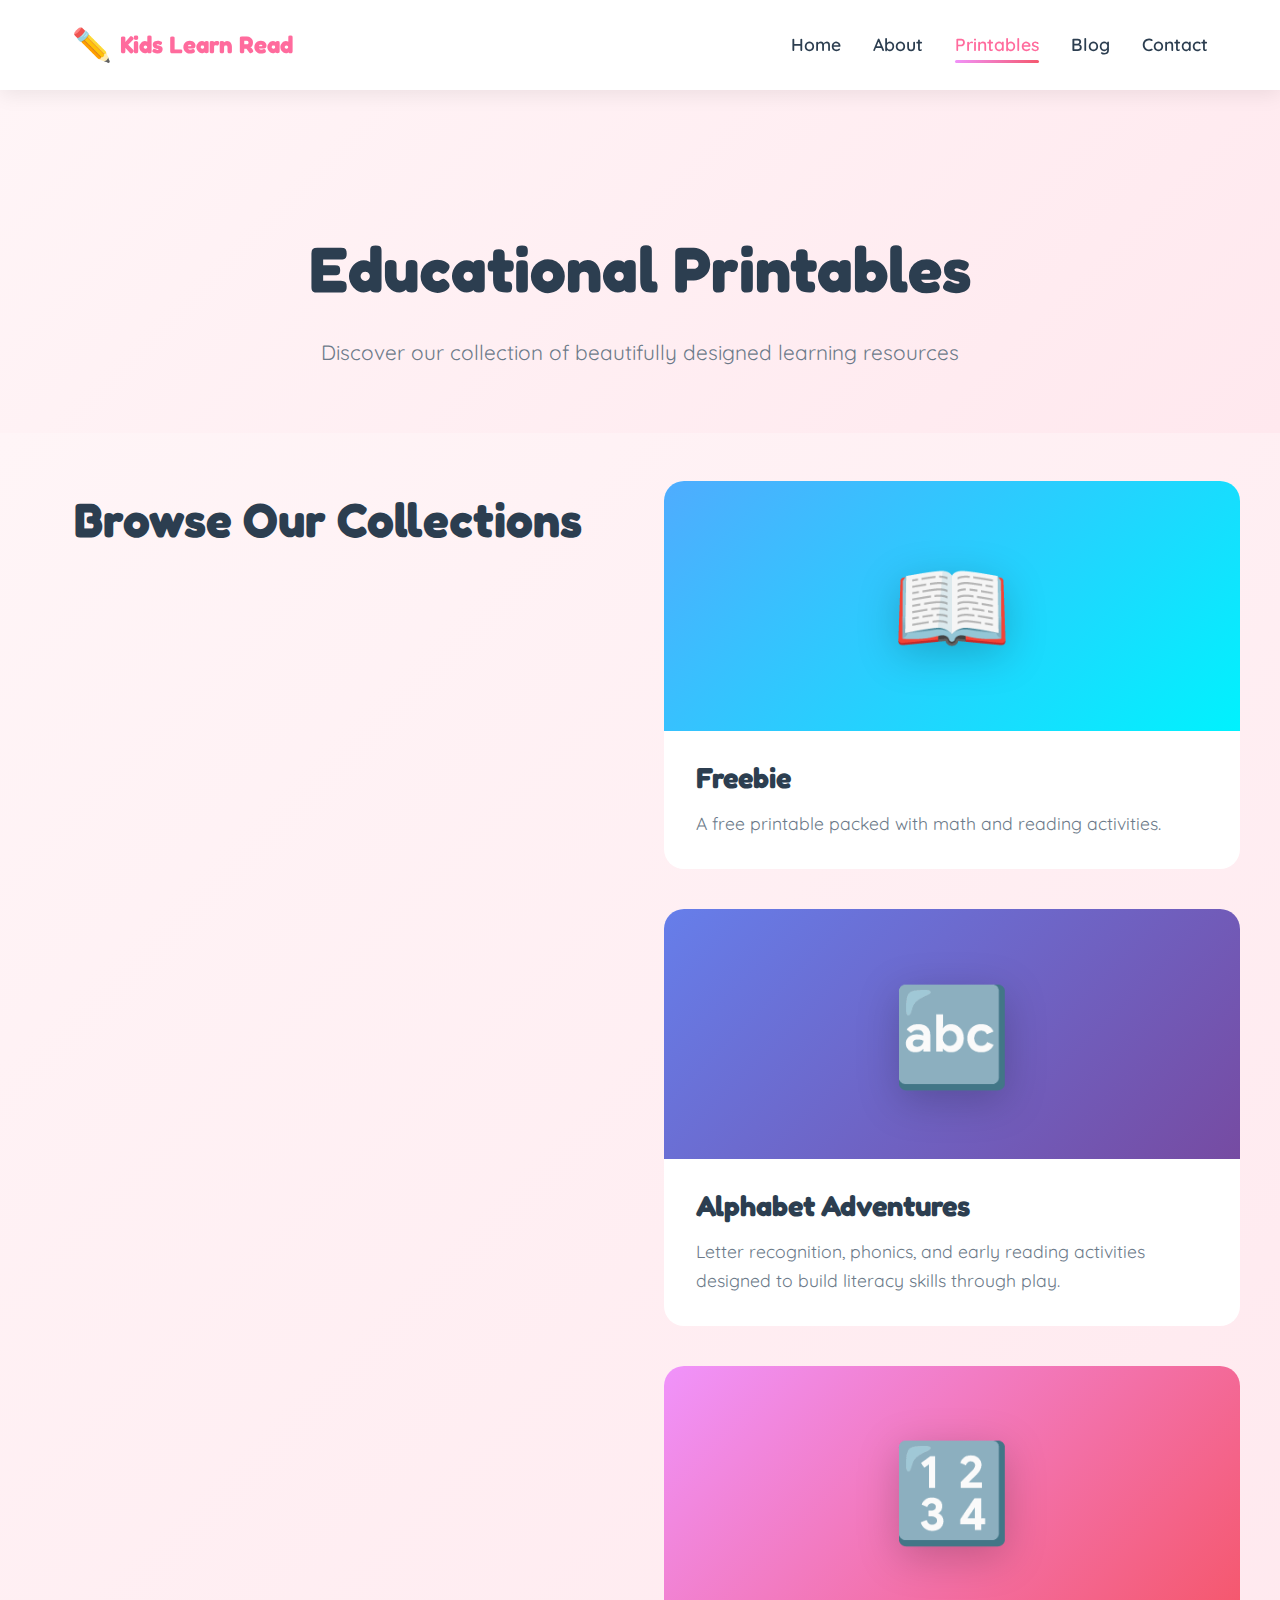
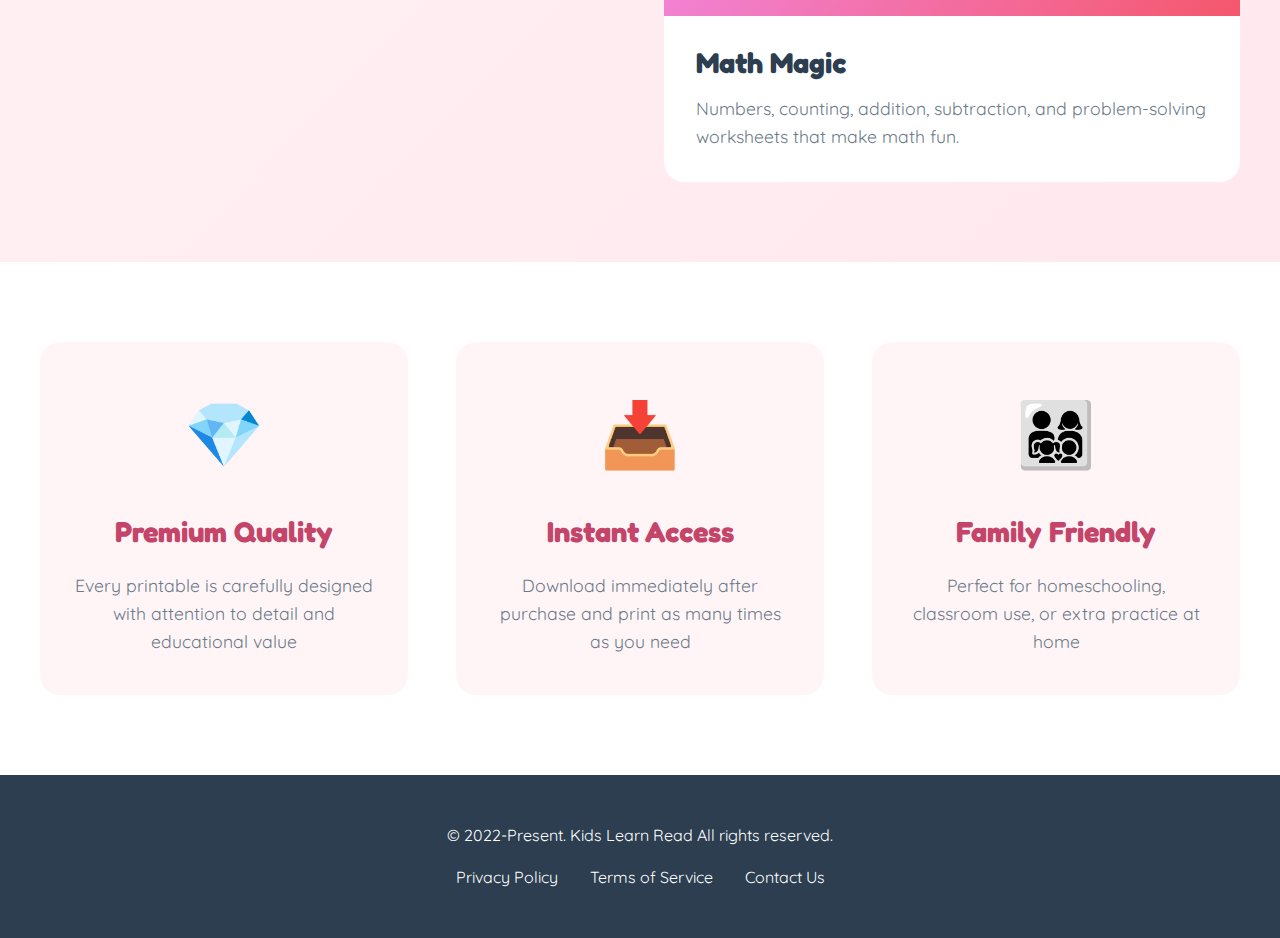
<file: printables.html>
<!DOCTYPE html>
<html lang="en">
<head>
    <meta charset="UTF-8">
    <meta name="viewport" content="width=device-width, initial-scale=1.0">
    <title>Printables - Kids Learn Read</title>
    <link rel="stylesheet" href="styles.css">
    <link href="https://fonts.googleapis.com/css2?family=Fredoka:wght@400;600;700&family=Quicksand:wght@400;500;600&display=swap" rel="stylesheet">
</head>
<body>
    <nav class="navbar">
        <div class="nav-container">
            <a href="index.html" class="logo">
                <span class="logo-icon">✏️</span>
                <span class="logo-text">Kids Learn Read</span>
            </a>
            <ul class="nav-menu">
                <li><a href="index.html">Home</a></li>
                <li><a href="about.html">About</a></li>
                <li><a href="printables.html" class="active">Printables</a></li>
                <li><a href="blog.html">Blog</a></li>
                <li><a href="contact.html">Contact</a></li>
            </ul>
        </div>
    </nav>

    <section class="page-header">
        <h1>Educational Printables</h1>
        <p>Discover our collection of beautifully designed learning resources</p>
    </section>

    <section class="showcase" style="padding-top: 3rem;">
        <div class="container">
            <h2 class="section-title">Browse Our Collections</h2>
            <div class="showcase-grid">
                <div class="showcase-item">
                    <div class="showcase-image" style="background: linear-gradient(135deg, #4facfe 0%, #00f2fe 100%);">
                        <span class="showcase-emoji">📖</span>
                    </div>
                    <h3>Freebie</h3>
                    <p>A free printable packed with math and reading activities.</p>
                </div>
                <div class="showcase-item">
                    <div class="showcase-image" style="background: linear-gradient(135deg, #667eea 0%, #764ba2 100%);">
                        <span class="showcase-emoji">🔤</span>
                    </div>
                    <h3>Alphabet Adventures</h3>
                    <p>Letter recognition, phonics, and early reading activities designed to build literacy skills through play.</p>
                </div>
                <div class="showcase-item">
                    <div class="showcase-image" style="background: linear-gradient(135deg, #f093fb 0%, #f5576c 100%);">
                        <span class="showcase-emoji">🔢</span>
                    </div>
                    <h3>Math Magic</h3>
                    <p>Numbers, counting, addition, subtraction, and problem-solving worksheets that make math fun.</p>
                </div>
                <!-- <div class="showcase-item">
                    <div class="showcase-image" style="background: linear-gradient(135deg, #4facfe 0%, #00f2fe 100%);">
                        <span class="showcase-emoji">🌍</span>
                    </div>
                    <h3>World Explorers</h3>
                    <p>Geography, science, nature, and discovery activities that expand knowledge of our world.</p>
                </div>
                <div class="showcase-item">
                    <div class="showcase-image" style="background: linear-gradient(135deg, #fa709a 0%, #fee140 100%);">
                        <span class="showcase-emoji">🎨</span>
                    </div>
                    <h3>Creative Arts</h3>
                    <p>Drawing prompts, coloring pages, and artistic activities to nurture creativity and expression.</p>
                </div>
                <div class="showcase-item">
                    <div class="showcase-image" style="background: linear-gradient(135deg, #30cfd0 0%, #330867 100%);">
                        <span class="showcase-emoji">📖</span>
                    </div>
                    <h3>Reading & Writing</h3>
                    <p>Story starters, comprehension exercises, and writing practice to develop literacy skills.</p>
                </div>
                <div class="showcase-item">
                    <div class="showcase-image" style="background: linear-gradient(135deg, #a8edea 0%, #fed6e3 100%);">
                        <span class="showcase-emoji">🧩</span>
                    </div>
                    <h3>Logic & Puzzles</h3>
                    <p>Brain teasers, pattern recognition, and critical thinking challenges for growing minds.</p>
                </div> -->
            </div>
        </div>
    </section>

    <section class="features">
        <div class="container">
            <div class="feature-card">
                <div class="feature-icon">💎</div>
                <h3>Premium Quality</h3>
                <p>Every printable is carefully designed with attention to detail and educational value</p>
            </div>
            <div class="feature-card">
                <div class="feature-icon">📥</div>
                <h3>Instant Access</h3>
                <p>Download immediately after purchase and print as many times as you need</p>
            </div>
            <div class="feature-card">
                <div class="feature-icon">👨‍👩‍👧‍👦</div>
                <h3>Family Friendly</h3>
                <p>Perfect for homeschooling, classroom use, or extra practice at home</p>
            </div>
        </div>
    </section>

    <footer class="footer">
        <div class="container">
            <p>&copy; 2022-Present. Kids Learn Read All rights reserved.</p>
            <div class="footer-links">
                <a href="#">Privacy Policy</a>
                <a href="#">Terms of Service</a>
                <a href="contact.html">Contact Us</a>
            </div>
        </div>
    </footer>
</body>
</html>
</file>
<file: styles.css>
:root {
    --primary-color: #FF6B9D;
    --secondary-color: #FFA07A;
    --accent-color: #C44569;
    --bg-light: #FFF5F7;
    --bg-white: #FFFFFF;
    --text-dark: #2C3E50;
    --text-gray: #6C7A89;
    --gradient-1: linear-gradient(135deg, #667eea 0%, #764ba2 100%);
    --gradient-2: linear-gradient(135deg, #f093fb 0%, #f5576c 100%);
    --gradient-3: linear-gradient(135deg, #4facfe 0%, #00f2fe 100%);
}

* {
    margin: 0;
    padding: 0;
    box-sizing: border-box;
}

body {
    font-family: 'Quicksand', sans-serif;
    color: var(--text-dark);
    line-height: 1.6;
    overflow-x: hidden;
    background-color: var(--bg-light);
}

/* Navigation */
.navbar {
    background: var(--bg-white);
    box-shadow: 0 4px 20px rgba(0,0,0,0.08);
    position: sticky;
    top: 0;
    z-index: 1000;
    animation: slideDown 0.5s ease-out;
}

@keyframes slideDown {
    from {
        transform: translateY(-100%);
        opacity: 0;
    }
    to {
        transform: translateY(0);
        opacity: 1;
    }
}

.nav-container {
    max-width: 1200px;
    margin: 0 auto;
    padding: 1.2rem 2rem;
    display: flex;
    justify-content: space-between;
    align-items: center;
}

.logo {
    display: flex;
    align-items: center;
    gap: 0.5rem;
    text-decoration: none;
    font-family: 'Fredoka', sans-serif;
    font-weight: 700;
    font-size: 1.5rem;
    color: var(--primary-color);
    transition: transform 0.3s ease;
}

.logo:hover {
    transform: scale(1.05);
}

.logo-icon {
    font-size: 2rem;
    animation: bounce 2s infinite;
}

@keyframes bounce {
    0%, 100% { transform: translateY(0); }
    50% { transform: translateY(-5px); }
}

.nav-menu {
    display: flex;
    list-style: none;
    gap: 2rem;
}

.nav-menu a {
    text-decoration: none;
    color: var(--text-dark);
    font-weight: 600;
    font-size: 1.1rem;
    position: relative;
    padding: 0.5rem 0;
    transition: color 0.3s ease;
}

.nav-menu a::after {
    content: '';
    position: absolute;
    bottom: 0;
    left: 0;
    width: 0;
    height: 3px;
    background: var(--gradient-2);
    transition: width 0.3s ease;
    border-radius: 10px;
}

.nav-menu a:hover::after,
.nav-menu a.active::after {
    width: 100%;
}

.nav-menu a:hover,
.nav-menu a.active {
    color: var(--primary-color);
}

/* Hero Section */
.hero {
    position: relative;
    min-height: 85vh;
    display: flex;
    align-items: center;
    justify-content: center;
    text-align: center;
    overflow: hidden;
    background: linear-gradient(135deg, #FFF5F7 0%, #FFE8EE 100%);
}

.hero-background {
    position: absolute;
    top: 0;
    left: 0;
    width: 100%;
    height: 100%;
    overflow: hidden;
}

.floating-shape {
    position: absolute;
    border-radius: 50%;
    opacity: 0.15;
    animation: float 20s infinite ease-in-out;
}

.shape-1 {
    width: 300px;
    height: 300px;
    background: var(--gradient-1);
    top: 10%;
    left: -5%;
    animation-delay: 0s;
}

.shape-2 {
    width: 400px;
    height: 400px;
    background: var(--gradient-2);
    top: 50%;
    right: -10%;
    animation-delay: 5s;
}

.shape-3 {
    width: 250px;
    height: 250px;
    background: var(--gradient-3);
    bottom: 10%;
    left: 50%;
    animation-delay: 10s;
}

@keyframes float {
    0%, 100% {
        transform: translate(0, 0) rotate(0deg);
    }
    33% {
        transform: translate(30px, -30px) rotate(120deg);
    }
    66% {
        transform: translate(-20px, 20px) rotate(240deg);
    }
}

.hero-content {
    position: relative;
    z-index: 10;
    max-width: 800px;
    padding: 2rem;
    animation: fadeInUp 1s ease-out;
}

@keyframes fadeInUp {
    from {
        opacity: 0;
        transform: translateY(30px);
    }
    to {
        opacity: 1;
        transform: translateY(0);
    }
}

.hero-title {
    font-family: 'Fredoka', sans-serif;
    font-size: 4.5rem;
    font-weight: 700;
    margin-bottom: 1.5rem;
    line-height: 1.1;
}

.title-line {
    display: block;
}

.highlight {
    background: var(--gradient-2);
    -webkit-background-clip: text;
    -webkit-text-fill-color: transparent;
    background-clip: text;
    position: relative;
    display: inline-block;
}

.hero-subtitle {
    font-size: 1.3rem;
    color: var(--text-gray);
    margin-bottom: 2.5rem;
    animation: fadeInUp 1s ease-out 0.2s backwards;
}

.hero-buttons {
    display: flex;
    gap: 1.5rem;
    justify-content: center;
    flex-wrap: wrap;
    animation: fadeInUp 1s ease-out 0.4s backwards;
}

.btn {
    padding: 1rem 2.5rem;
    border-radius: 50px;
    text-decoration: none;
    font-weight: 600;
    font-size: 1.1rem;
    transition: all 0.3s ease;
    border: none;
    cursor: pointer;
    display: inline-block;
}

.btn-primary {
    background: var(--gradient-2);
    color: white;
    box-shadow: 0 10px 30px rgba(255, 107, 157, 0.3);
}

.btn-primary:hover {
    transform: translateY(-3px);
    box-shadow: 0 15px 40px rgba(255, 107, 157, 0.4);
}

.btn-secondary {
    background: transparent;
    color: var(--primary-color);
    border: 2px solid var(--primary-color);
}

.btn-secondary:hover {
    background: var(--primary-color);
    color: white;
    transform: translateY(-3px);
}

/* Features Section */
.features {
    padding: 5rem 2rem;
    background: var(--bg-white);
}

.container {
    max-width: 1200px;
    margin: 0 auto;
    display: grid;
    grid-template-columns: repeat(auto-fit, minmax(280px, 1fr));
    gap: 3rem;
}

.feature-card {
    text-align: center;
    padding: 2.5rem 2rem;
    border-radius: 20px;
    background: var(--bg-light);
    transition: all 0.3s ease;
    animation: fadeInUp 0.8s ease-out backwards;
}

.feature-card:nth-child(1) { animation-delay: 0.1s; }
.feature-card:nth-child(2) { animation-delay: 0.2s; }
.feature-card:nth-child(3) { animation-delay: 0.3s; }

.feature-card:hover {
    transform: translateY(-10px);
    box-shadow: 0 20px 40px rgba(0,0,0,0.1);
}

.feature-icon {
    font-size: 4rem;
    margin-bottom: 1.5rem;
    animation: bounce 2s infinite;
}

.feature-card:nth-child(2) .feature-icon {
    animation-delay: 0.3s;
}

.feature-card:nth-child(3) .feature-icon {
    animation-delay: 0.6s;
}

.feature-card h3 {
    font-family: 'Fredoka', sans-serif;
    font-size: 1.8rem;
    margin-bottom: 1rem;
    color: var(--accent-color);
}

.feature-card p {
    color: var(--text-gray);
    font-size: 1.1rem;
}

/* Showcase Section */
.showcase {
    padding: 5rem 2rem;
    background: linear-gradient(135deg, #FFF5F7 0%, #FFE8EE 100%);
}

.section-title {
    font-family: 'Fredoka', sans-serif;
    font-size: 3rem;
    text-align: center;
    margin-bottom: 3rem;
    color: var(--text-dark);
}

.showcase-grid {
    display: grid;
    grid-template-columns: repeat(auto-fit, minmax(300px, 1fr));
    gap: 2.5rem;
}

.showcase-item {
    background: var(--bg-white);
    border-radius: 20px;
    overflow: hidden;
    transition: all 0.3s ease;
    cursor: pointer;
    animation: fadeInUp 0.8s ease-out backwards;
}

.showcase-item:nth-child(1) { animation-delay: 0.1s; }
.showcase-item:nth-child(2) { animation-delay: 0.2s; }
.showcase-item:nth-child(3) { animation-delay: 0.3s; }

.showcase-item:hover {
    transform: translateY(-10px) scale(1.02);
    box-shadow: 0 20px 50px rgba(0,0,0,0.15);
}

.showcase-image {
    height: 250px;
    display: flex;
    align-items: center;
    justify-content: center;
    position: relative;
    overflow: hidden;
}

.showcase-emoji {
    font-size: 6rem;
    filter: drop-shadow(0 10px 20px rgba(0,0,0,0.2));
    transition: transform 0.3s ease;
}

.showcase-item:hover .showcase-emoji {
    transform: scale(1.2) rotate(5deg);
}

.showcase-item h3 {
    font-family: 'Fredoka', sans-serif;
    font-size: 1.8rem;
    padding: 1.5rem 2rem 0.5rem;
    color: var(--text-dark);
}

.showcase-item p {
    padding: 0 2rem 2rem;
    color: var(--text-gray);
    font-size: 1.1rem;
}

/* Footer */
.footer {
    background: var(--text-dark);
    color: white;
    padding: 3rem 2rem;
    text-align: center;
}

.footer .container {
    display: flex;
    flex-direction: column;
    gap: 1rem;
}

.footer-links {
    display: flex;
    gap: 2rem;
    justify-content: center;
    flex-wrap: wrap;
}

.footer-links a {
    color: white;
    text-decoration: none;
    transition: color 0.3s ease;
}

.footer-links a:hover {
    color: var(--secondary-color);
}

/* Content Page Styles */
.page-header {
    background: linear-gradient(135deg, #FFF5F7 0%, #FFE8EE 100%);
    padding: 8rem 2rem 4rem;
    text-align: center;
    position: relative;
    overflow: hidden;
}

.page-header h1 {
    font-family: 'Fredoka', sans-serif;
    font-size: 4rem;
    margin-bottom: 1rem;
    animation: fadeInUp 0.8s ease-out;
}

.page-header p {
    font-size: 1.3rem;
    color: var(--text-gray);
    max-width: 700px;
    margin: 0 auto;
    animation: fadeInUp 0.8s ease-out 0.2s backwards;
}

.content-section {
    padding: 5rem 2rem;
    max-width: 900px;
    margin: 0 auto;
}

.content-section h2 {
    font-family: 'Fredoka', sans-serif;
    font-size: 2.5rem;
    margin-bottom: 1.5rem;
    color: var(--accent-color);
}

.content-section p {
    font-size: 1.2rem;
    color: var(--text-gray);
    margin-bottom: 2rem;
    line-height: 1.8;
}

/* Responsive Design */
@media (max-width: 768px) {
    .nav-menu {
        gap: 1rem;
        font-size: 0.95rem;
    }
    
    .hero-title {
        font-size: 3rem;
    }
    
    .hero-subtitle {
        font-size: 1.1rem;
    }
    
    .section-title {
        font-size: 2.5rem;
    }
    
    .page-header h1 {
        font-size: 3rem;
    }
}

@media (max-width: 480px) {
    .nav-menu {
        flex-direction: column;
        gap: 0.5rem;
    }
    
    .hero-title {
        font-size: 2.5rem;
    }
    
    .hero-buttons {
        flex-direction: column;
    }
}
</file>
